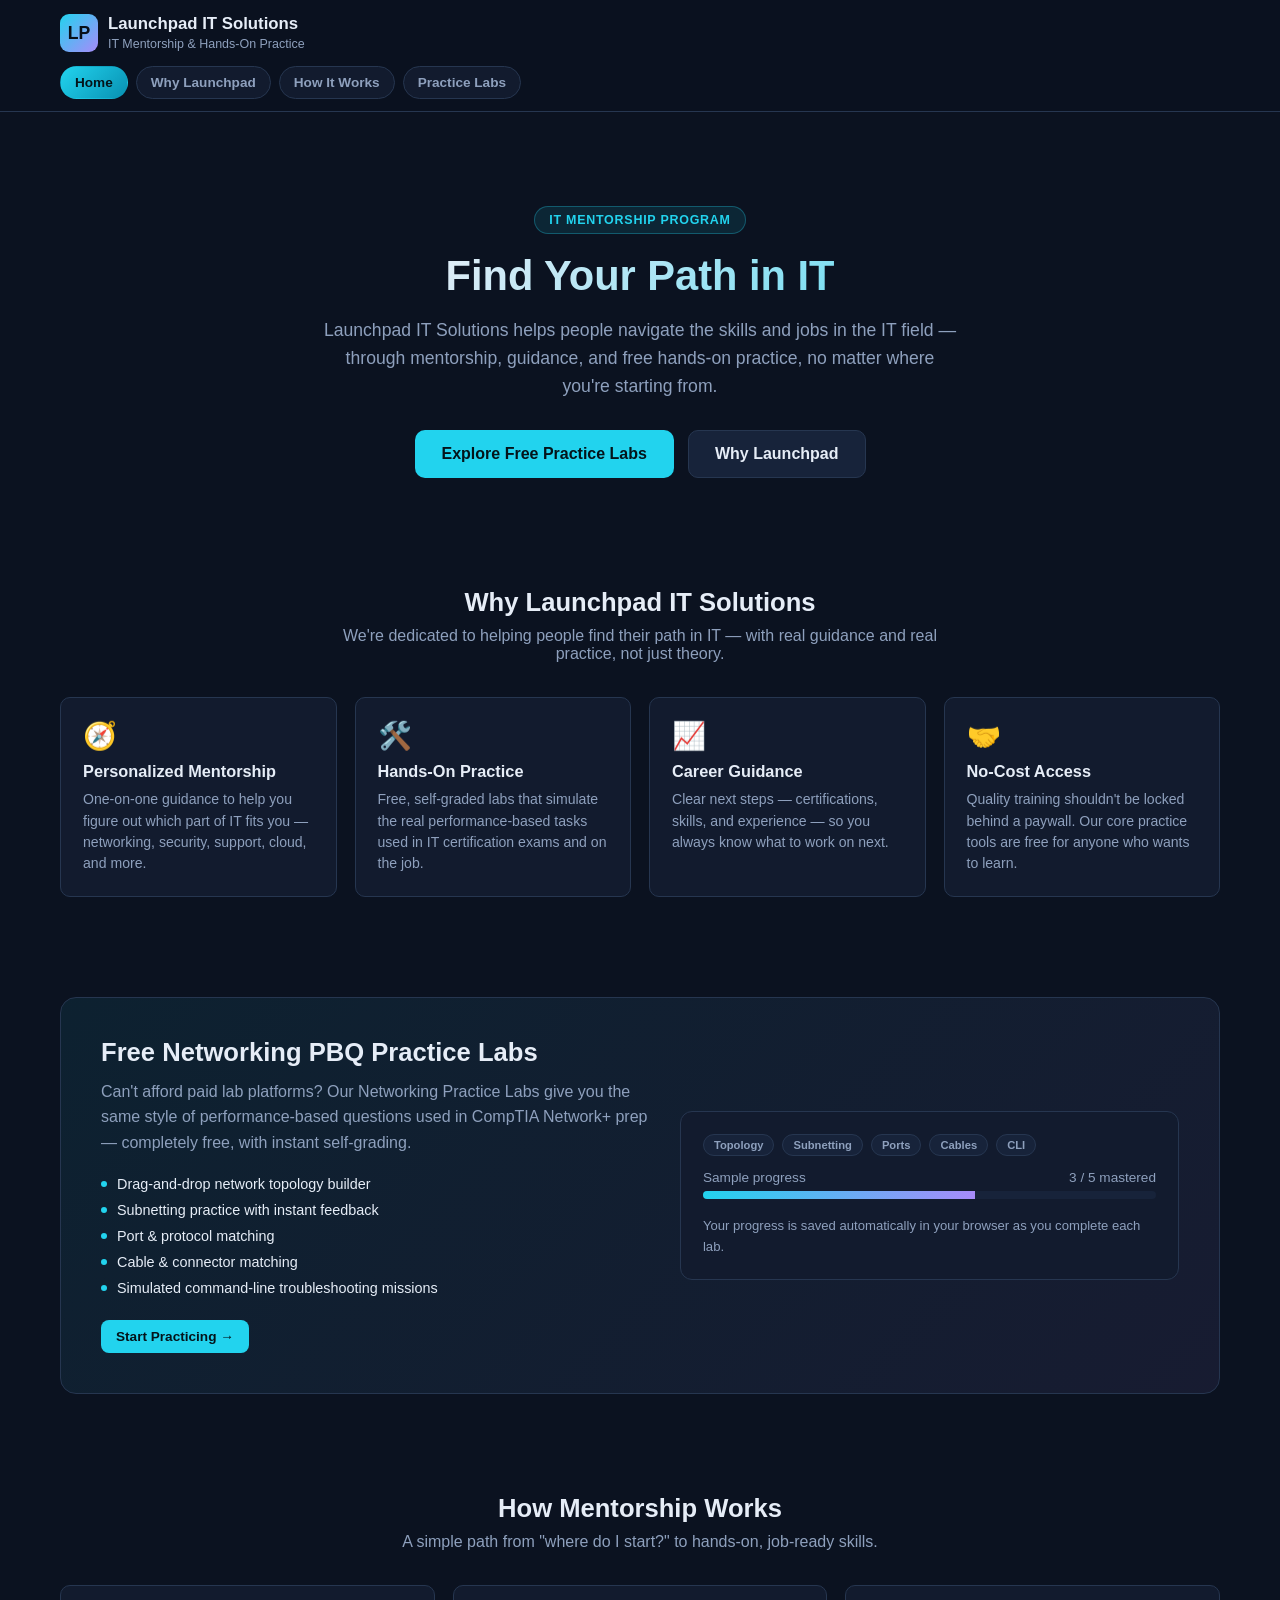
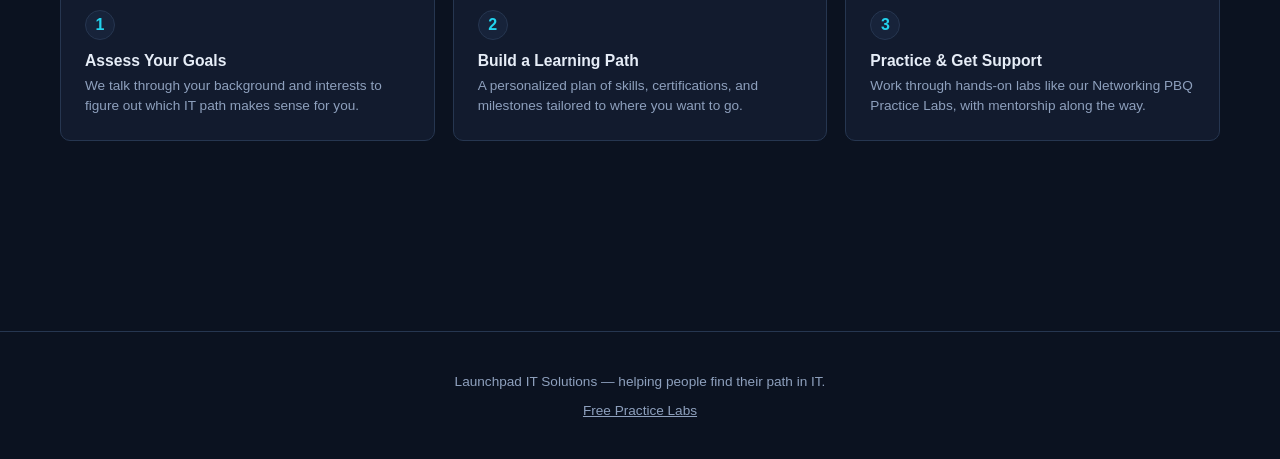
<file: launchpad-home.html>
<!DOCTYPE html>
<html lang="en">
<head>
<meta charset="UTF-8">
<meta name="viewport" content="width=device-width, initial-scale=1.0">
<title>Launchpad IT Solutions | Find Your Path in IT</title>
<meta name="description" content="Launchpad IT Solutions is an IT mentorship program helping people navigate skills and jobs in the IT field, with free hands-on practice labs to get started.">
<link rel="stylesheet" href="site-shared.css">
<style>
  .hero{
    padding:70px 0 60px;text-align:center;
  }
  .hero .kicker{
    display:inline-block;font-size:.78rem;font-weight:700;letter-spacing:.06em;text-transform:uppercase;
    color:var(--accent);background:rgba(34,211,238,.1);border:1px solid rgba(34,211,238,.3);
    padding:6px 14px;border-radius:999px;margin-bottom:18px;
  }
  .hero h1{
    font-size:2.6rem;line-height:1.15;margin:0 0 16px;
    background:linear-gradient(135deg,var(--text) 30%,var(--accent) 100%);
    -webkit-background-clip:text;background-clip:text;color:transparent;
  }
  .hero p.lead{
    max-width:640px;margin:0 auto 30px;color:var(--text-dim);font-size:1.1rem;line-height:1.6;
  }
  .hero .cta-row{display:flex;gap:14px;justify-content:center;flex-wrap:wrap;}

  section{padding:50px 0;}
  section h2{font-size:1.6rem;margin:0 0 10px;text-align:center;}
  section p.section-sub{color:var(--text-dim);text-align:center;max-width:600px;margin:0 auto 34px;}

  .value-grid{display:grid;grid-template-columns:repeat(auto-fit,minmax(220px,1fr));gap:18px;}
  .value-card{padding:22px;}
  .value-card .icon{font-size:1.7rem;margin-bottom:10px;}
  .value-card h3{margin:0 0 8px;font-size:1.02rem;}
  .value-card p{margin:0;color:var(--text-dim);font-size:.88rem;line-height:1.5;}

  .labs-callout{
    background:linear-gradient(135deg, rgba(34,211,238,.08), rgba(167,139,250,.08));
    border:1px solid var(--border);border-radius:16px;
    padding:40px;display:grid;grid-template-columns:1.1fr 1fr;gap:30px;align-items:center;
  }
  .labs-callout h2{text-align:left;margin:0 0 12px;}
  .labs-callout p{color:var(--text-dim);margin:0 0 20px;line-height:1.6;}
  .labs-list{list-style:none;margin:0 0 24px;padding:0;display:flex;flex-direction:column;gap:10px;}
  .labs-list li{display:flex;align-items:center;gap:10px;font-size:.9rem;color:var(--text);}
  .labs-list .dot{width:6px;height:6px;border-radius:50%;background:var(--accent);flex-shrink:0;}
  .labs-preview{
    background:var(--panel);border:1px solid var(--border);border-radius:12px;padding:22px;
  }
  .labs-preview .badge-row{display:flex;flex-wrap:wrap;gap:8px;margin-bottom:14px;}
  .mini-badge{
    font-size:.7rem;font-weight:700;padding:4px 10px;border-radius:999px;
    background:var(--panel-2);border:1px solid var(--border);color:var(--text-dim);
  }
  .labs-preview .score-line{display:flex;justify-content:space-between;font-size:.85rem;color:var(--text-dim);margin-bottom:6px;}
  .labs-preview .bar{height:8px;background:var(--panel-2);border-radius:99px;overflow:hidden;margin-bottom:16px;}
  .labs-preview .bar-fill{height:100%;width:60%;background:linear-gradient(90deg,var(--accent),var(--accent-3));}

  .steps{display:grid;grid-template-columns:repeat(auto-fit,minmax(220px,1fr));gap:18px;}
  .step{padding:24px;position:relative;}
  .step .num{
    width:30px;height:30px;border-radius:50%;background:var(--panel-2);border:1px solid var(--border);
    display:flex;align-items:center;justify-content:center;font-weight:700;color:var(--accent);margin-bottom:12px;
  }
  .step h3{margin:0 0 6px;font-size:.98rem;}
  .step p{margin:0;color:var(--text-dim);font-size:.85rem;line-height:1.5;}

  @media(max-width:800px){
    .hero h1{font-size:1.9rem;}
    .labs-callout{grid-template-columns:1fr;padding:26px;}
  }
</style>
</head>
<body>

<header class="site">
  <div class="brand-row">
    <a class="brand" href="launchpad-home.html">
      <div class="brand-mark">LP</div>
      <div class="brand-text">
        <h1>Launchpad IT Solutions</h1>
        <span>IT Mentorship &amp; Hands-On Practice</span>
      </div>
    </a>
  </div>
  <nav class="tabs">
    <a href="launchpad-home.html" class="active">Home</a>
    <a href="launchpad-home.html#why">Why Launchpad</a>
    <a href="launchpad-home.html#how">How It Works</a>
    <a href="networking-pbq-labs.html">Practice Labs</a>
  </nav>
</header>

<main>

  <section class="hero">
    <span class="kicker">IT Mentorship Program</span>
    <h1>Find Your Path in IT</h1>
    <p class="lead">Launchpad IT Solutions helps people navigate the skills and jobs in the IT field &mdash; through mentorship, guidance, and free hands-on practice, no matter where you're starting from.</p>
    <div class="cta-row">
      <a href="networking-pbq-labs.html" class="btn primary large">Explore Free Practice Labs</a>
      <a href="#why" class="btn large">Why Launchpad</a>
    </div>
  </section>

  <section id="why">
    <h2>Why Launchpad IT Solutions</h2>
    <p class="section-sub">We're dedicated to helping people find their path in IT &mdash; with real guidance and real practice, not just theory.</p>
    <div class="value-grid">
      <div class="card value-card">
        <div class="icon">🧭</div>
        <h3>Personalized Mentorship</h3>
        <p>One-on-one guidance to help you figure out which part of IT fits you &mdash; networking, security, support, cloud, and more.</p>
      </div>
      <div class="card value-card">
        <div class="icon">🛠️</div>
        <h3>Hands-On Practice</h3>
        <p>Free, self-graded labs that simulate the real performance-based tasks used in IT certification exams and on the job.</p>
      </div>
      <div class="card value-card">
        <div class="icon">📈</div>
        <h3>Career Guidance</h3>
        <p>Clear next steps &mdash; certifications, skills, and experience &mdash; so you always know what to work on next.</p>
      </div>
      <div class="card value-card">
        <div class="icon">🤝</div>
        <h3>No-Cost Access</h3>
        <p>Quality training shouldn't be locked behind a paywall. Our core practice tools are free for anyone who wants to learn.</p>
      </div>
    </div>
  </section>

  <section>
    <div class="labs-callout">
      <div>
        <h2>Free Networking PBQ Practice Labs</h2>
        <p>Can't afford paid lab platforms? Our Networking Practice Labs give you the same style of performance-based questions used in CompTIA Network+ prep &mdash; completely free, with instant self-grading.</p>
        <ul class="labs-list">
          <li><span class="dot"></span> Drag-and-drop network topology builder</li>
          <li><span class="dot"></span> Subnetting practice with instant feedback</li>
          <li><span class="dot"></span> Port &amp; protocol matching</li>
          <li><span class="dot"></span> Cable &amp; connector matching</li>
          <li><span class="dot"></span> Simulated command-line troubleshooting missions</li>
        </ul>
        <a href="networking-pbq-labs.html" class="btn primary">Start Practicing &rarr;</a>
      </div>
      <div class="labs-preview">
        <div class="badge-row">
          <span class="mini-badge">Topology</span>
          <span class="mini-badge">Subnetting</span>
          <span class="mini-badge">Ports</span>
          <span class="mini-badge">Cables</span>
          <span class="mini-badge">CLI</span>
        </div>
        <div class="score-line"><span>Sample progress</span><span>3 / 5 mastered</span></div>
        <div class="bar"><div class="bar-fill"></div></div>
        <p style="margin:0;color:var(--text-dim);font-size:.82rem;">Your progress is saved automatically in your browser as you complete each lab.</p>
      </div>
    </div>
  </section>

  <section id="how">
    <h2>How Mentorship Works</h2>
    <p class="section-sub">A simple path from "where do I start?" to hands-on, job-ready skills.</p>
    <div class="steps">
      <div class="card step">
        <div class="num">1</div>
        <h3>Assess Your Goals</h3>
        <p>We talk through your background and interests to figure out which IT path makes sense for you.</p>
      </div>
      <div class="card step">
        <div class="num">2</div>
        <h3>Build a Learning Path</h3>
        <p>A personalized plan of skills, certifications, and milestones tailored to where you want to go.</p>
      </div>
      <div class="card step">
        <div class="num">3</div>
        <h3>Practice &amp; Get Support</h3>
        <p>Work through hands-on labs like our Networking PBQ Practice Labs, with mentorship along the way.</p>
      </div>
    </div>
  </section>

</main>

<footer class="site-footer">
  <p>Launchpad IT Solutions &mdash; helping people find their path in IT.</p>
  <p><a href="networking-pbq-labs.html">Free Practice Labs</a></p>
</footer>

</body>
</html>
</file>
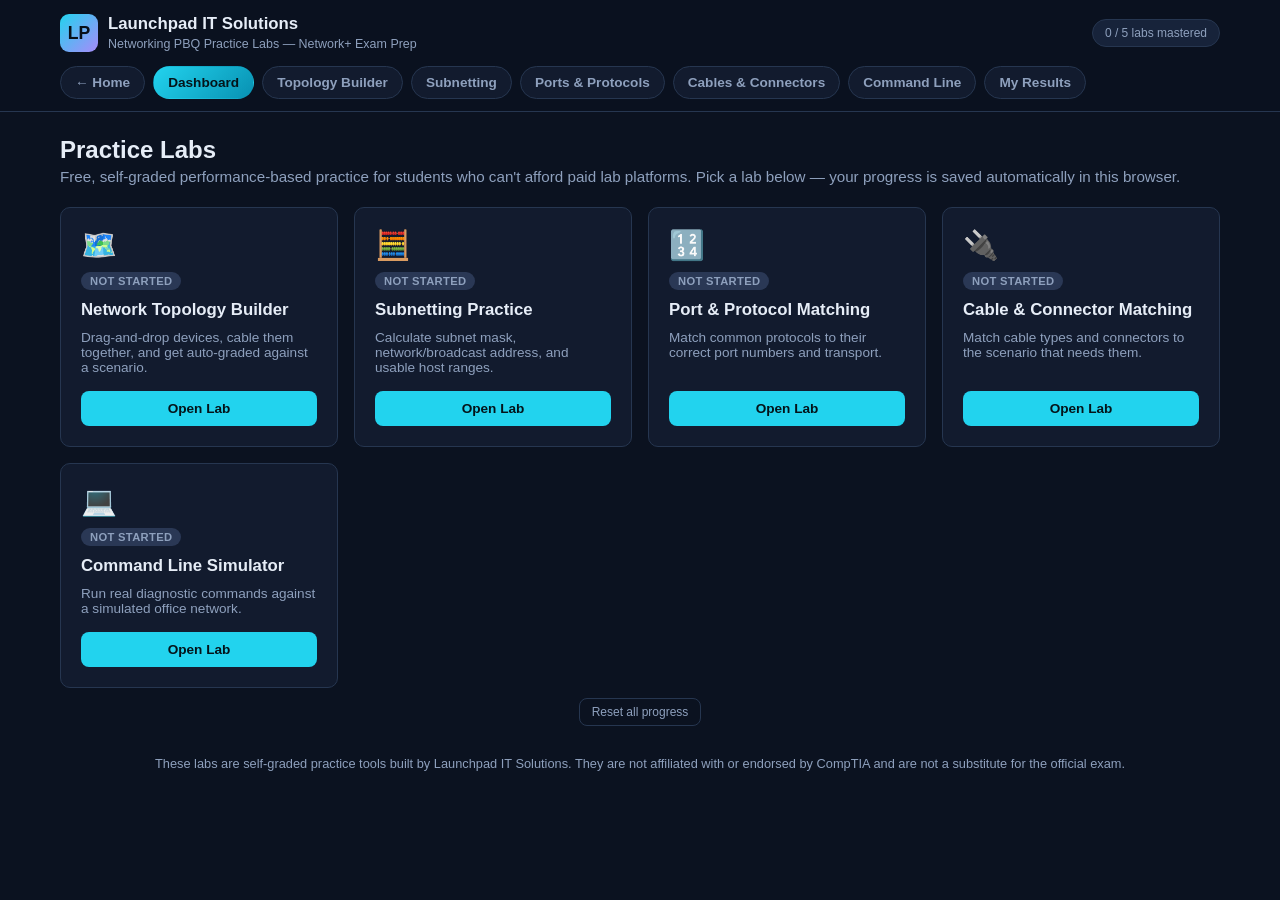
<file: networking-pbq-labs.html>
<!DOCTYPE html>
<html lang="en">
<head>
<meta charset="UTF-8">
<meta name="viewport" content="width=device-width, initial-scale=1.0">
<title>Networking PBQ Practice Labs | Launchpad IT Solutions</title>
<link rel="stylesheet" href="site-shared.css">
<style>
  .progress-pill{
    font-size:.75rem;color:var(--text-dim);
    background:var(--panel-2);border:1px solid var(--border);
    padding:6px 12px;border-radius:999px;
  }

  .view{display:none;}
  .view.active{display:block;}

  h2.view-title{margin:0 0 4px;font-size:1.5rem;}
  p.view-sub{color:var(--text-dim);margin:0 0 22px;font-size:.95rem;}

  /* Dashboard */
  .lab-grid{
    display:grid;
    grid-template-columns:repeat(auto-fit,minmax(240px,1fr));
    gap:16px;
  }
  .lab-card{
    background:var(--panel);border:1px solid var(--border);border-radius:var(--radius);
    padding:20px;display:flex;flex-direction:column;gap:10px;
    transition:.15s;
  }
  .lab-card:hover{border-color:var(--accent);transform:translateY(-2px);}
  .lab-icon{font-size:1.8rem;}
  .lab-card h3{margin:0;font-size:1.05rem;}
  .lab-card p{margin:0;color:var(--text-dim);font-size:.85rem;flex:1;}
  .badge{
    align-self:flex-start;font-size:.7rem;font-weight:700;
    padding:3px 9px;border-radius:999px;
    text-transform:uppercase;letter-spacing:.03em;
  }
  .badge.not-started{background:#2a3855;color:var(--text-dim);}
  .badge.in-progress{background:#3a2f0e;color:var(--warn);}
  .badge.mastered{background:#0f3a2c;color:var(--accent-2);}
  .lab-card button.start-btn{
    margin-top:6px;background:var(--accent);color:#04141a;border:none;
    padding:10px;border-radius:8px;font-weight:700;font-size:.85rem;
  }
  .reset-all{
    background:none;border:1px solid var(--border);color:var(--text-dim);
    padding:6px 12px;border-radius:8px;font-size:.75rem;margin-top:10px;
  }

  .toolbar{display:flex;gap:8px;flex-wrap:wrap;margin-bottom:14px;align-items:center;}

  .scenario-box{
    background:var(--panel-2);border:1px solid var(--border);border-radius:8px;
    padding:12px 14px;margin-bottom:14px;font-size:.9rem;color:var(--text-dim);
  }
  .scenario-box strong{color:var(--text);}

  /* Topology builder */
  .topo-layout{display:grid;grid-template-columns:180px 1fr;gap:16px;}
  .palette{
    background:var(--panel-2);border:1px solid var(--border);border-radius:8px;
    padding:12px;display:flex;flex-direction:column;gap:8px;height:fit-content;
  }
  .palette h4{margin:0 0 4px;font-size:.75rem;color:var(--text-dim);text-transform:uppercase;letter-spacing:.05em;}
  .palette-item{
    display:flex;align-items:center;gap:8px;
    background:var(--panel);border:1px solid var(--border);border-radius:8px;
    padding:8px 10px;cursor:grab;font-size:.85rem;user-select:none;
  }
  .palette-item:active{cursor:grabbing;}
  .canvas-wrap{
    position:relative;background:
      linear-gradient(var(--panel-2) 1px,transparent 1px),
      linear-gradient(90deg,var(--panel-2) 1px,transparent 1px);
    background-size:24px 24px;
    background-color:#0e1728;
    border:1px solid var(--border);border-radius:8px;
    height:460px;overflow:hidden;
  }
  #topoSvg{position:absolute;top:0;left:0;width:100%;height:100%;pointer-events:none;}
  #topoSvg line.hit{pointer-events:stroke;cursor:pointer;}
  .device{
    position:absolute;transform:translate(-50%,-50%);
    width:84px;min-height:58px;border-radius:8px;
    background:var(--panel);border:2px solid var(--border);
    display:flex;flex-direction:column;align-items:center;justify-content:center;
    gap:2px;padding:6px;text-align:center;font-size:.72rem;font-weight:600;
    user-select:none;touch-action:none;
  }
  .device .dev-icon{font-size:1.3rem;}
  .device.selected{border-color:var(--accent);box-shadow:0 0 0 3px rgba(34,211,238,.25);}
  .device.mode-connect{cursor:crosshair;}
  .device.mode-move{cursor:grab;}
  .device.mode-delete{cursor:not-allowed;}
  .canvas-hint{
    position:absolute;bottom:8px;left:8px;font-size:.7rem;color:var(--text-dim);
    background:rgba(18,27,46,.8);padding:4px 8px;border-radius:6px;
  }
  .result-box{margin-top:14px;padding:14px;border-radius:8px;border:1px solid var(--border);background:var(--panel-2);}
  .result-box.pass{border-color:var(--accent-2);}
  .result-box.fail{border-color:var(--warn);}
  .result-box h4{margin:0 0 8px;}
  .result-box ul{margin:6px 0 0;padding-left:20px;font-size:.85rem;color:var(--text-dim);}
  .score-big{font-size:1.6rem;font-weight:800;}

  /* Subnetting */
  .subnet-grid{display:grid;grid-template-columns:repeat(auto-fit,minmax(220px,1fr));gap:12px;margin-top:14px;}
  .field{display:flex;flex-direction:column;gap:4px;}
  .field label{font-size:.78rem;color:var(--text-dim);}
  .field input{
    background:var(--panel-2);border:1px solid var(--border);color:var(--text);
    padding:9px 10px;border-radius:8px;font-family:var(--mono);font-size:.9rem;
  }
  .field input.correct{border-color:var(--accent-2);background:#0f2a22;}
  .field input.incorrect{border-color:var(--danger);background:#2a1414;}
  .field .answer-hint{font-size:.72rem;color:var(--accent-2);min-height:14px;}
  .problem-display{
    font-family:var(--mono);font-size:1.15rem;background:var(--panel-2);
    border:1px solid var(--border);border-radius:8px;padding:14px;margin-bottom:6px;
  }
  .diff-row{display:flex;gap:8px;margin-bottom:12px;flex-wrap:wrap;}

  /* Matching labs (ports/cables) */
  .match-columns{display:grid;grid-template-columns:1fr 1fr;gap:20px;margin-top:14px;}
  .match-col h4{font-size:.75rem;text-transform:uppercase;color:var(--text-dim);margin:0 0 10px;letter-spacing:.05em;}
  .match-item{
    background:var(--panel-2);border:1px solid var(--border);border-radius:8px;
    padding:10px 12px;margin-bottom:8px;font-size:.85rem;cursor:pointer;transition:.12s;
  }
  .match-item:hover{border-color:var(--accent);}
  .match-item.selected{border-color:var(--accent);background:#123047;}
  .match-item.matched{border-color:var(--accent-2);background:#0f2a22;opacity:.65;cursor:default;}
  .match-item.wrong-flash{border-color:var(--danger);background:#2a1414;}
  .match-status{margin-top:14px;font-size:.9rem;color:var(--text-dim);}

  /* CLI */
  .cli-layout{display:grid;grid-template-columns:1fr 260px;gap:16px;}
  .terminal{
    background:#050a12;border:1px solid var(--border);border-radius:8px;
    height:440px;display:flex;flex-direction:column;overflow:hidden;
  }
  .term-output{
    flex:1;overflow-y:auto;padding:12px 14px;font-family:var(--mono);font-size:.83rem;
    color:#c7f7d4;white-space:pre-wrap;line-height:1.5;
  }
  .term-output .cmd-line{color:var(--accent);}
  .term-output .err{color:var(--danger);}
  .term-input-row{
    display:flex;align-items:center;gap:6px;border-top:1px solid var(--border);
    padding:8px 12px;background:#0a1220;
  }
  .term-prompt{color:var(--accent-2);font-family:var(--mono);font-size:.83rem;white-space:nowrap;}
  .term-input-row input{
    flex:1;background:transparent;border:none;outline:none;color:#e6edf7;
    font-family:var(--mono);font-size:.83rem;
  }
  .objectives{
    background:var(--panel-2);border:1px solid var(--border);border-radius:8px;padding:14px;
  }
  .objectives h4{margin:0 0 10px;font-size:.85rem;}
  .obj-item{display:flex;gap:8px;align-items:flex-start;font-size:.8rem;color:var(--text-dim);margin-bottom:10px;}
  .obj-check{
    flex:0 0 18px;height:18px;border-radius:5px;border:1px solid var(--border);
    display:flex;align-items:center;justify-content:center;font-size:.7rem;margin-top:1px;
  }
  .obj-item.done .obj-check{background:var(--accent-2);border-color:var(--accent-2);color:#04140c;}
  .obj-item.done span.obj-text{color:var(--text);text-decoration:line-through;text-decoration-color:var(--text-dim);}

  @media(max-width:800px){
    .topo-layout{grid-template-columns:1fr;}
    .palette{flex-direction:row;flex-wrap:wrap;}
    .match-columns{grid-template-columns:1fr;}
    .cli-layout{grid-template-columns:1fr;}
  }

  /* Results / print summary */
  .results-name-row{display:flex;gap:10px;flex-wrap:wrap;align-items:flex-end;margin-bottom:18px;}
  .results-name-row .field{min-width:220px;}
  .results-table{width:100%;border-collapse:collapse;margin-bottom:18px;}
  .results-table th,.results-table td{
    text-align:left;padding:10px 12px;border-bottom:1px solid var(--border);font-size:.88rem;
  }
  .results-table th{color:var(--text-dim);font-size:.72rem;text-transform:uppercase;letter-spacing:.04em;}
  .results-summary{
    display:flex;align-items:center;justify-content:space-between;flex-wrap:wrap;gap:10px;
    background:var(--panel-2);border:1px solid var(--border);border-radius:8px;padding:16px 18px;margin-bottom:18px;
  }
  .print-only{display:none;}

  @media print{
    header.site, nav.tabs, .toolbar, .reset-all, #printSummaryBtn{display:none !important;}
    .view{display:none !important;}
    #view-results{display:block !important;}
    body{background:#fff;color:#111;}
    main{padding:0;max-width:100%;}
    .card,.results-summary{background:#fff;border-color:#ccc;}
    .badge.not-started{background:#eee;color:#555;}
    .badge.in-progress{background:#fff3cd;color:#8a6500;}
    .badge.mastered{background:#d7f5e6;color:#0f6b45;}
    .print-only{display:block;}
  }
</style>
</head>
<body>

<header class="site">
  <div class="brand-row">
    <a class="brand" href="launchpad-home.html">
      <div class="brand-mark">LP</div>
      <div class="brand-text">
        <h1>Launchpad IT Solutions</h1>
        <span>Networking PBQ Practice Labs &mdash; Network+ Exam Prep</span>
      </div>
    </a>
    <div class="progress-pill" id="overallProgressPill">0 / 5 labs mastered</div>
  </div>
  <nav class="tabs" id="tabNav">
    <a href="launchpad-home.html">&larr; Home</a>
    <button data-view="dashboard" class="active">Dashboard</button>
    <button data-view="topology">Topology Builder</button>
    <button data-view="subnetting">Subnetting</button>
    <button data-view="ports">Ports &amp; Protocols</button>
    <button data-view="cables">Cables &amp; Connectors</button>
    <button data-view="cli">Command Line</button>
    <button data-view="results">My Results</button>
  </nav>
</header>

<main>

  <!-- DASHBOARD -->
  <section class="view active" id="view-dashboard">
    <h2 class="view-title">Practice Labs</h2>
    <p class="view-sub">Free, self-graded performance-based practice for students who can't afford paid lab platforms. Pick a lab below &mdash; your progress is saved automatically in this browser.</p>
    <div class="lab-grid" id="labGrid"></div>
    <div style="text-align:center;">
      <button class="reset-all" id="resetAllBtn">Reset all progress</button>
    </div>
    <p class="footer-note">These labs are self-graded practice tools built by Launchpad IT Solutions. They are not affiliated with or endorsed by CompTIA and are not a substitute for the official exam.</p>
  </section>

  <!-- TOPOLOGY BUILDER -->
  <section class="view" id="view-topology">
    <h2 class="view-title">Network Topology Builder</h2>
    <p class="view-sub">Drag devices onto the canvas and connect them to satisfy the scenario. Grading checks device placement and required connections.</p>

    <div class="toolbar">
      <select class="btn" id="scenarioSelect"></select>
      <button class="btn" id="modeMove">Move</button>
      <button class="btn" id="modeConnect">Connect</button>
      <button class="btn" id="modeDelete">Delete</button>
      <button class="btn" id="clearCanvas">Clear Canvas</button>
      <button class="btn primary" id="gradeTopology">Check My Design</button>
    </div>

    <div class="scenario-box" id="scenarioBrief"></div>

    <div class="topo-layout">
      <div class="palette" id="palette">
        <h4>Devices</h4>
      </div>
      <div class="canvas-wrap" id="canvasWrap">
        <svg id="topoSvg"></svg>
        <div id="deviceLayer" style="position:absolute;inset:0;"></div>
        <div class="canvas-hint">Move: drag devices &middot; Connect: click two devices &middot; Delete: click a device or a line</div>
      </div>
    </div>

    <div id="topoResult"></div>
  </section>

  <!-- SUBNETTING -->
  <section class="view" id="view-subnetting">
    <h2 class="view-title">Subnetting Practice</h2>
    <p class="view-sub">Solve the subnet math, then check your work. A new problem is generated each round.</p>

    <div class="diff-row">
      <button class="btn active-mode" data-sdiff="easy">Easy (/24&ndash;/30)</button>
      <button class="btn" data-sdiff="medium">Medium (/16&ndash;/23)</button>
      <button class="btn" data-sdiff="hard">Hard (host requirement)</button>
    </div>

    <div class="problem-display" id="subnetProblem"></div>

    <div class="subnet-grid" id="subnetFields"></div>

    <div class="toolbar" style="margin-top:16px;">
      <button class="btn primary" id="checkSubnet">Check Answers</button>
      <button class="btn" id="newSubnet">New Problem</button>
    </div>

    <div id="subnetResult"></div>
  </section>

  <!-- PORTS -->
  <section class="view" id="view-ports">
    <h2 class="view-title">Port &amp; Protocol Matching</h2>
    <p class="view-sub">Click a protocol, then click its matching port/transport. Match all pairs to finish the round.</p>
    <div class="toolbar">
      <button class="btn primary" id="newPortsRound">New Round</button>
    </div>
    <div class="match-columns" id="portsColumns"></div>
    <div class="match-status" id="portsStatus"></div>
  </section>

  <!-- CABLES -->
  <section class="view" id="view-cables">
    <h2 class="view-title">Cable &amp; Connector Matching</h2>
    <p class="view-sub">Click a cable/connector type, then click the scenario it best matches.</p>
    <div class="toolbar">
      <button class="btn primary" id="newCablesRound">New Round</button>
    </div>
    <div class="match-columns" id="cablesColumns"></div>
    <div class="match-status" id="cablesStatus"></div>
  </section>

  <!-- CLI -->
  <section class="view" id="view-cli">
    <h2 class="view-title">Networking Command Line Simulator</h2>
    <p class="view-sub">Practice real diagnostic commands against a simulated office network. Type <code>help</code> to see what's supported.</p>

    <div class="diff-row" id="missionPackRow"></div>
    <div class="scenario-box" id="cliBrief"></div>

    <div class="cli-layout">
      <div class="terminal">
        <div class="term-output" id="termOutput"></div>
        <div class="term-input-row">
          <span class="term-prompt">C:\Users\student&gt;</span>
          <input id="termInput" type="text" autocomplete="off" spellcheck="false" aria-label="Command line input">
        </div>
      </div>
      <div class="objectives">
        <h4>Mission Objectives</h4>
        <div id="objList"></div>
        <button class="btn" id="resetCli" style="width:100%;margin-top:6px;">Reset Mission</button>
      </div>
    </div>
  </section>

  <!-- RESULTS -->
  <section class="view" id="view-results">
    <h2 class="view-title">My Results</h2>
    <p class="view-sub">A printable summary of your practice lab progress &mdash; screenshot it or print it to PDF for your portfolio.</p>

    <div class="results-name-row">
      <div class="field">
        <label for="resultsName">Student Name</label>
        <input id="resultsName" placeholder="Your name">
      </div>
      <button class="btn primary" id="printSummaryBtn">Print / Save as PDF</button>
    </div>

    <div class="print-only" id="printHeader" style="margin-bottom:14px;">
      <div class="brand" style="margin-bottom:4px;">
        <div class="brand-mark" style="background:#0891b2;color:#fff;">LP</div>
        <div class="brand-text">
          <h1 style="color:#111;">Launchpad IT Solutions</h1>
          <span style="color:#555;">Networking PBQ Practice Labs &mdash; Progress Summary</span>
        </div>
      </div>
    </div>

    <div class="results-summary">
      <div><strong id="resultsOverall">0 / 5 labs mastered</strong><div style="color:var(--text-dim);font-size:.8rem;" id="resultsDate"></div></div>
    </div>

    <table class="results-table">
      <thead><tr><th>Lab</th><th>Best Score</th><th>Status</th></tr></thead>
      <tbody id="resultsBody"></tbody>
    </table>

    <p class="footer-note" style="text-align:left;">This is a self-reported practice summary generated by the Launchpad IT Solutions Networking PBQ Practice Labs. It is not an official certification and is not affiliated with or endorsed by CompTIA.</p>
  </section>

</main>

<script>
(function(){
"use strict";

/* ---------- Progress storage ---------- */
const PROGRESS_KEY = "lpit_pbq_progress";
function loadProgress(){
  try{
    const raw = localStorage.getItem(PROGRESS_KEY);
    if(raw) return JSON.parse(raw);
  }catch(e){}
  return {
    topology:{best:0}, subnetting:{best:0,rounds:0}, ports:{best:0}, cables:{best:0},
    cli:{ packs:{
      basics:{doneIds:[],total:5},
      vlan:{doneIds:[],total:4},
      vpn:{doneIds:[],total:5}
    } }
  };
}
let progress = loadProgress();
function saveProgress(){
  try{ localStorage.setItem(PROGRESS_KEY, JSON.stringify(progress)); }catch(e){}
  renderDashboard();
}

/* ---------- Nav / tabs ---------- */
const tabButtons = document.querySelectorAll("#tabNav button");
const views = document.querySelectorAll(".view");
function showView(name){
  views.forEach(v=>v.classList.toggle("active", v.id === "view-"+name));
  tabButtons.forEach(b=>b.classList.toggle("active", b.dataset.view === name));
}
tabButtons.forEach(b=>b.addEventListener("click", ()=>showView(b.dataset.view)));

/* ---------- Dashboard ---------- */
const LAB_META = [
  {key:"topology", view:"topology", icon:"🗺️", title:"Network Topology Builder", desc:"Drag-and-drop devices, cable them together, and get auto-graded against a scenario."},
  {key:"subnetting", view:"subnetting", icon:"🧮", title:"Subnetting Practice", desc:"Calculate subnet mask, network/broadcast address, and usable host ranges."},
  {key:"ports", view:"ports", icon:"🔢", title:"Port & Protocol Matching", desc:"Match common protocols to their correct port numbers and transport."},
  {key:"cables", view:"cables", icon:"🔌", title:"Cable & Connector Matching", desc:"Match cable types and connectors to the scenario that needs them."},
  {key:"cli", view:"cli", icon:"💻", title:"Command Line Simulator", desc:"Run real diagnostic commands against a simulated office network."}
];
function statusFor(key){
  const p = progress[key];
  if(key==="cli"){
    const packs = p && p.packs ? p.packs : {};
    let done=0, total=0;
    Object.values(packs).forEach(pk=>{ done += (pk.doneIds||[]).length; total += pk.total||0; });
    if(done === 0) return {label:"Not Started", cls:"not-started"};
    if(total > 0 && done >= total) return {label:"Mastered", cls:"mastered"};
    return {label:"In Progress", cls:"in-progress"};
  }
  const best = p ? p.best||0 : 0;
  if(best === 0) return {label:"Not Started", cls:"not-started"};
  if(best >= 80) return {label:"Mastered", cls:"mastered"};
  return {label:"In Progress", cls:"in-progress"};
}
function renderDashboard(){
  const grid = document.getElementById("labGrid");
  grid.innerHTML = "";
  let mastered = 0;
  LAB_META.forEach(lab=>{
    const st = statusFor(lab.key);
    if(st.cls==="mastered") mastered++;
    const card = document.createElement("div");
    card.className = "lab-card";
    card.innerHTML = `
      <div class="lab-icon">${lab.icon}</div>
      <span class="badge ${st.cls}">${st.label}</span>
      <h3>${lab.title}</h3>
      <p>${lab.desc}</p>
      <button class="start-btn">Open Lab</button>
    `;
    card.querySelector(".start-btn").addEventListener("click", ()=>showView(lab.view));
    grid.appendChild(card);
  });
  document.getElementById("overallProgressPill").textContent = mastered + " / 5 labs mastered";
}
document.getElementById("resetAllBtn").addEventListener("click", ()=>{
  if(confirm("Reset all saved progress on this device?")){
    localStorage.removeItem(PROGRESS_KEY);
    progress = loadProgress();
    saveProgress();
  }
});

/* ---------- small utils ---------- */
function uid(p){ return p + "_" + Math.random().toString(36).slice(2,9); }
function shuffle(arr){
  const a = arr.slice();
  for(let i=a.length-1;i>0;i--){
    const j = Math.floor(Math.random()*(i+1));
    [a[i],a[j]] = [a[j],a[i]];
  }
  return a;
}
function pick(arr,n){ return shuffle(arr).slice(0,n); }
function randInt(min,max){ return Math.floor(Math.random()*(max-min+1))+min; }

/* =========================================================
   TOPOLOGY BUILDER
   ========================================================= */
(function(){
  const DEVICE_TYPES = {
    internet: {icon:"☁️", label:"Internet"},
    router:   {icon:"🔀", label:"Router"},
    switch:   {icon:"🔌", label:"Switch"},
    firewall: {icon:"🧱", label:"Firewall"},
    server:   {icon:"🖥️", label:"Server"},
    pc:       {icon:"💻", label:"PC"},
    ap:       {icon:"📶", label:"Wireless AP"},
    vpn:      {icon:"🔐", label:"VPN Concentrator"}
  };

  function pairKey(a,b){ return [a,b].sort().join("-"); }

  const SCENARIOS = [
    {
      id:"s1", title:"Basic Small Office LAN", difficulty:"Easy",
      brief:"Connect the office to the Internet through a router, then connect a switch to the router so three PCs can reach the network.",
      requiredDevices:{internet:1, router:1, switch:1, pc:3},
      requiredConnections:[
        {a:"internet",b:"router",desc:"Internet to Router"},
        {a:"router",b:"switch",desc:"Router to Switch"},
        {a:"switch",b:"pc",desc:"Switch to PC"},
        {a:"switch",b:"pc",desc:"Switch to PC"},
        {a:"switch",b:"pc",desc:"Switch to PC"}
      ]
    },
    {
      id:"s2", title:"Secured Office with Server", difficulty:"Medium",
      brief:"Place a firewall between the Internet and the router to protect the network. The router connects to a switch, which connects two PCs and a server.",
      requiredDevices:{internet:1, firewall:1, router:1, switch:1, pc:2, server:1},
      requiredConnections:[
        {a:"internet",b:"firewall",desc:"Internet to Firewall"},
        {a:"firewall",b:"router",desc:"Firewall to Router"},
        {a:"router",b:"switch",desc:"Router to Switch"},
        {a:"switch",b:"pc",desc:"Switch to PC"},
        {a:"switch",b:"pc",desc:"Switch to PC"},
        {a:"switch",b:"server",desc:"Switch to Server"}
      ]
    },
    {
      id:"s3", title:"Branch Office with Wi-Fi", difficulty:"Hard",
      brief:"Build a network where the Internet connects to a firewall, the firewall connects to a router, the router connects to a switch, the switch connects to a wireless access point and a server, and the AP serves two wireless PCs.",
      requiredDevices:{internet:1, firewall:1, router:1, switch:1, ap:1, server:1, pc:2},
      requiredConnections:[
        {a:"internet",b:"firewall",desc:"Internet to Firewall"},
        {a:"firewall",b:"router",desc:"Firewall to Router"},
        {a:"router",b:"switch",desc:"Router to Switch"},
        {a:"switch",b:"ap",desc:"Switch to Wireless AP"},
        {a:"switch",b:"server",desc:"Switch to Server"},
        {a:"ap",b:"pc",desc:"AP to PC"},
        {a:"ap",b:"pc",desc:"AP to PC"}
      ]
    },
    {
      id:"s4", title:"VLAN Segmentation (Router-on-a-Stick)", difficulty:"Hard",
      brief:"Separate Sales and Engineering onto their own VLANs. Connect the Internet to a firewall, the firewall to a router. The router connects to a Sales switch, which trunks to a second Engineering switch. Place two PCs on the Sales switch, and one PC plus a server on the Engineering switch.",
      requiredDevices:{internet:1, firewall:1, router:1, switch:2, pc:3, server:1},
      requiredConnections:[
        {a:"internet",b:"firewall",desc:"Internet to Firewall"},
        {a:"firewall",b:"router",desc:"Firewall to Router"},
        {a:"router",b:"switch",desc:"Router to Sales Switch"},
        {a:"switch",b:"switch",desc:"Sales Switch to Engineering Switch (trunk link)"},
        {a:"switch",b:"pc",desc:"Sales Switch to PC"},
        {a:"switch",b:"pc",desc:"Sales Switch to PC"},
        {a:"switch",b:"pc",desc:"Engineering Switch to PC"},
        {a:"switch",b:"server",desc:"Engineering Switch to Server"}
      ]
    },
    {
      id:"s5", title:"Site-to-Site VPN Branch Connectivity", difficulty:"Expert",
      brief:"Connect a Branch office to HQ over a site-to-site VPN. At HQ: Internet → Firewall → VPN Concentrator → Router → Switch → Server. At the Branch: Internet → VPN Concentrator → Router → Switch → two PCs. Connect the two VPN Concentrators directly to represent the encrypted tunnel between sites.",
      requiredDevices:{internet:2, firewall:1, vpn:2, router:2, switch:2, pc:2, server:1},
      requiredConnections:[
        {a:"internet",b:"firewall",desc:"HQ Internet to Firewall"},
        {a:"firewall",b:"vpn",desc:"Firewall to VPN Concentrator (HQ)"},
        {a:"vpn",b:"vpn",desc:"VPN Concentrator to VPN Concentrator (site-to-site tunnel)"},
        {a:"vpn",b:"router",desc:"VPN Concentrator to Router (HQ)"},
        {a:"vpn",b:"router",desc:"VPN Concentrator to Router (Branch)"},
        {a:"router",b:"switch",desc:"Router to Switch (HQ)"},
        {a:"router",b:"switch",desc:"Router to Switch (Branch)"},
        {a:"switch",b:"server",desc:"Switch to Server (HQ)"},
        {a:"switch",b:"pc",desc:"Switch to PC (Branch)"},
        {a:"switch",b:"pc",desc:"Switch to PC (Branch)"},
        {a:"internet",b:"vpn",desc:"Branch Internet to VPN Concentrator"}
      ]
    }
  ];

  let placed = [];      // {id,type,x,y}
  let connections = [];  // {id,a,b}
  let mode = "move";
  let connectFirst = null;
  let scenario = SCENARIOS[0];

  const palette = document.getElementById("palette");
  const deviceLayer = document.getElementById("deviceLayer");
  const svg = document.getElementById("topoSvg");
  const canvasWrap = document.getElementById("canvasWrap");
  const scenarioSelect = document.getElementById("scenarioSelect");
  const scenarioBrief = document.getElementById("scenarioBrief");
  const resultBox = document.getElementById("topoResult");

  Object.keys(DEVICE_TYPES).forEach(type=>{
    const d = DEVICE_TYPES[type];
    const item = document.createElement("div");
    item.className = "palette-item";
    item.draggable = true;
    item.innerHTML = `<span>${d.icon}</span><span>${d.label}</span>`;
    item.addEventListener("dragstart", e=>{
      e.dataTransfer.setData("text/plain", type);
    });
    palette.appendChild(item);
  });

  SCENARIOS.forEach(s=>{
    const opt = document.createElement("option");
    opt.value = s.id;
    opt.textContent = s.difficulty + " — " + s.title;
    scenarioSelect.appendChild(opt);
  });
  scenarioSelect.addEventListener("change", ()=>{
    scenario = SCENARIOS.find(s=>s.id===scenarioSelect.value);
    clearAll();
    renderScenarioBrief();
  });

  function renderScenarioBrief(){
    scenarioBrief.innerHTML = `<strong>${scenario.title} (${scenario.difficulty}):</strong> ${scenario.brief}`;
  }

  canvasWrap.addEventListener("dragover", e=> e.preventDefault());
  canvasWrap.addEventListener("drop", e=>{
    e.preventDefault();
    const type = e.dataTransfer.getData("text/plain");
    if(!DEVICE_TYPES[type]) return;
    const rect = canvasWrap.getBoundingClientRect();
    const x = Math.max(45, Math.min(rect.width-45, e.clientX - rect.left));
    const y = Math.max(35, Math.min(rect.height-35, e.clientY - rect.top));
    placed.push({id:uid("dev"), type, x, y});
    render();
  });

  function setMode(m){
    mode = m;
    connectFirst = null;
    ["modeMove","modeConnect","modeDelete"].forEach(id=>{
      document.getElementById(id).classList.toggle("active-mode", id === "mode"+m.charAt(0).toUpperCase()+m.slice(1));
    });
    render();
  }
  document.getElementById("modeMove").addEventListener("click", ()=>setMode("move"));
  document.getElementById("modeConnect").addEventListener("click", ()=>setMode("connect"));
  document.getElementById("modeDelete").addEventListener("click", ()=>setMode("delete"));
  document.getElementById("clearCanvas").addEventListener("click", clearAll);

  function clearAll(){
    placed = []; connections = []; connectFirst = null;
    resultBox.innerHTML = "";
    render();
  }

  function removeDevice(id){
    placed = placed.filter(d=>d.id!==id);
    connections = connections.filter(c=>c.a!==id && c.b!==id);
  }

  function render(){
    deviceLayer.innerHTML = "";
    placed.forEach(dev=>{
      const meta = DEVICE_TYPES[dev.type];
      const el = document.createElement("div");
      el.className = "device mode-"+mode + (connectFirst===dev.id ? " selected" : "");
      el.style.left = dev.x+"px";
      el.style.top = dev.y+"px";
      el.style.pointerEvents = "auto";
      el.innerHTML = `<span class="dev-icon">${meta.icon}</span><span>${meta.label}</span>`;

      if(mode === "move"){
        let dragging=false, offX=0, offY=0;
        el.addEventListener("pointerdown", e=>{
          dragging = true;
          el.setPointerCapture(e.pointerId);
          const rect = canvasWrap.getBoundingClientRect();
          offX = e.clientX - rect.left - dev.x;
          offY = e.clientY - rect.top - dev.y;
        });
        el.addEventListener("pointermove", e=>{
          if(!dragging) return;
          const rect = canvasWrap.getBoundingClientRect();
          dev.x = Math.max(45, Math.min(rect.width-45, e.clientX - rect.left - offX));
          dev.y = Math.max(35, Math.min(rect.height-35, e.clientY - rect.top - offY));
          el.style.left = dev.x+"px";
          el.style.top = dev.y+"px";
          drawLines();
        });
        el.addEventListener("pointerup", ()=>{ dragging=false; });
      } else if(mode === "connect"){
        el.addEventListener("click", ()=>{
          if(!connectFirst){
            connectFirst = dev.id;
          } else if(connectFirst === dev.id){
            connectFirst = null;
          } else {
            const exists = connections.some(c=>
              (c.a===connectFirst && c.b===dev.id) || (c.a===dev.id && c.b===connectFirst));
            if(!exists) connections.push({id:uid("conn"), a:connectFirst, b:dev.id});
            connectFirst = null;
          }
          render();
        });
      } else if(mode === "delete"){
        el.addEventListener("click", ()=>{
          removeDevice(dev.id);
          render();
        });
      }
      deviceLayer.appendChild(el);
    });
    drawLines();
  }

  function drawLines(){
    svg.innerHTML = "";
    connections.forEach(c=>{
      const a = placed.find(d=>d.id===c.a);
      const b = placed.find(d=>d.id===c.b);
      if(!a || !b) return;
      const hit = document.createElementNS("http://www.w3.org/2000/svg","line");
      hit.setAttribute("x1",a.x); hit.setAttribute("y1",a.y);
      hit.setAttribute("x2",b.x); hit.setAttribute("y2",b.y);
      hit.setAttribute("class","hit");
      hit.setAttribute("stroke","transparent");
      hit.setAttribute("stroke-width","14");
      hit.style.pointerEvents = mode === "delete" ? "stroke" : "none";
      hit.addEventListener("click", ()=>{
        if(mode !== "delete") return;
        connections = connections.filter(x=>x.id!==c.id);
        render();
      });
      const line = document.createElementNS("http://www.w3.org/2000/svg","line");
      line.setAttribute("x1",a.x); line.setAttribute("y1",a.y);
      line.setAttribute("x2",b.x); line.setAttribute("y2",b.y);
      line.setAttribute("stroke","#22d3ee");
      line.setAttribute("stroke-width","2.5");
      svg.appendChild(hit);
      svg.appendChild(line);
    });
  }

  document.getElementById("gradeTopology").addEventListener("click", ()=>{
    // device check
    const placedCounts = {};
    placed.forEach(d=> placedCounts[d.type] = (placedCounts[d.type]||0)+1);
    const missingDevices = [];
    let devHave=0, devNeed=0;
    Object.keys(scenario.requiredDevices).forEach(type=>{
      const need = scenario.requiredDevices[type];
      const have = Math.min(placedCounts[type]||0, need);
      devNeed += need; devHave += have;
      if(have < need) missingDevices.push(`${need - have} more ${DEVICE_TYPES[type].label}`);
    });
    const deviceScore = devNeed ? (devHave/devNeed)*100 : 100;

    // connection check by type-pair multiset
    const actualPairs = connections.map(c=>{
      const a = placed.find(d=>d.id===c.a);
      const b = placed.find(d=>d.id===c.b);
      return a && b ? pairKey(a.type,b.type) : null;
    }).filter(Boolean);
    const actualCounts = {};
    actualPairs.forEach(p=> actualCounts[p] = (actualCounts[p]||0)+1);

    const missingConns = [];
    let connHave=0, connNeed=0;
    const neededCounts = {};
    scenario.requiredConnections.forEach(rc=>{
      const key = pairKey(rc.a,rc.b);
      neededCounts[key] = (neededCounts[key]||0)+1;
    });
    Object.keys(neededCounts).forEach(key=>{
      const need = neededCounts[key];
      const have = Math.min(actualCounts[key]||0, need);
      connNeed += need; connHave += have;
      if(have < need){
        const example = scenario.requiredConnections.find(rc=>pairKey(rc.a,rc.b)===key);
        missingConns.push(`${need-have}x ${example.desc}`);
      }
    });
    const connScore = connNeed ? (connHave/connNeed)*100 : 100;

    const overall = Math.round(deviceScore*0.35 + connScore*0.65);
    const pass = overall >= 80;

    resultBox.innerHTML = `
      <div class="result-box ${pass?'pass':'fail'}">
        <h4>${pass ? '✅ Design meets requirements' : '⚠️ Design needs work'}</h4>
        <div class="score-big">${overall}%</div>
        ${missingDevices.length ? `<p style="margin:8px 0 0;">Missing devices:</p><ul>${missingDevices.map(m=>`<li>${m}</li>`).join("")}</ul>` : ""}
        ${missingConns.length ? `<p style="margin:8px 0 0;">Missing or incorrect connections:</p><ul>${missingConns.map(m=>`<li>${m}</li>`).join("")}</ul>` : ""}
        ${(!missingDevices.length && !missingConns.length) ? "<p style='margin:8px 0 0;color:var(--text-dim);'>All required devices and connections are present. Great work!</p>" : ""}
      </div>`;

    if(overall > (progress.topology.best||0)){
      progress.topology.best = overall;
      saveProgress();
    }
  });

  scenario = SCENARIOS[0];
  renderScenarioBrief();
  setMode("move");
})();

/* =========================================================
   SUBNETTING
   ========================================================= */
(function(){
  let difficulty = "easy";
  let current = null;

  function ipToInt(ip){
    return ip.split(".").reduce((acc,o)=>acc*256+Number(o),0);
  }
  function intToIp(n){
    return [(n>>>24)&255,(n>>>16)&255,(n>>>8)&255,n&255].join(".");
  }
  function maskFromPrefix(prefix){
    if(prefix<=0) return 0;
    if(prefix>=32) return 4294967295;
    return 4294967295 - (Math.pow(2,32-prefix)-1);
  }
  function subnetInfo(ipInt, prefix){
    const mask = maskFromPrefix(prefix);
    const network = (ipInt & mask) >>> 0;
    const wildcard = (mask ^ 4294967295) >>> 0;
    const broadcast = (network | wildcard) >>> 0;
    const totalHosts = Math.pow(2,32-prefix);
    const usableHosts = Math.max(0, totalHosts-2);
    const firstHost = usableHosts>0 ? network+1 : network;
    const lastHost = usableHosts>0 ? broadcast-1 : broadcast;
    return {mask,network,broadcast,firstHost,lastHost,usableHosts};
  }
  function randomIpOctets(){
    return [randInt(1,223), randInt(0,255), randInt(0,255), randInt(0,255)];
  }

  function genProblem(){
    if(difficulty === "hard"){
      const hostsNeeded = randInt(2,500);
      const bitsNeeded = Math.max(2, Math.ceil(Math.log2(hostsNeeded+2)));
      const prefix = 32 - bitsNeeded;
      const info = subnetInfo(0, prefix); // only mask/usable matter here
      current = {
        mode:"hard", hostsNeeded, prefix, mask: info.mask, usableHosts: info.usableHosts
      };
      return;
    }
    const prefix = difficulty==="easy" ? randInt(24,30) : randInt(16,23);
    const octets = randomIpOctets();
    const ipInt = ipToInt(octets.join("."));
    const info = subnetInfo(ipInt, prefix);
    current = { mode:"calc", ip: octets.join("."), prefix, ...info };
  }

  const problemDisplay = document.getElementById("subnetProblem");
  const fieldsWrap = document.getElementById("subnetFields");
  const resultBox = document.getElementById("subnetResult");

  function renderProblem(){
    resultBox.innerHTML = "";
    if(current.mode === "hard"){
      problemDisplay.textContent = `A network segment needs to support at least ${current.hostsNeeded} usable hosts. What is the minimum subnet size needed?`;
      fieldsWrap.innerHTML = `
        <div class="field"><label>CIDR Prefix (e.g. /27)</label><input id="f-prefix" placeholder="/__"><div class="answer-hint"></div></div>
        <div class="field"><label>Subnet Mask</label><input id="f-mask" placeholder="255.255.255.0"><div class="answer-hint"></div></div>
        <div class="field"><label>Usable Hosts Provided</label><input id="f-usable" placeholder="e.g. 62"><div class="answer-hint"></div></div>
      `;
    } else {
      problemDisplay.textContent = `IP Address: ${current.ip} /${current.prefix}`;
      fieldsWrap.innerHTML = `
        <div class="field"><label>Subnet Mask</label><input id="f-mask" placeholder="255.255.255.0"><div class="answer-hint"></div></div>
        <div class="field"><label>Network Address</label><input id="f-network" placeholder="0.0.0.0"><div class="answer-hint"></div></div>
        <div class="field"><label>Broadcast Address</label><input id="f-broadcast" placeholder="0.0.0.0"><div class="answer-hint"></div></div>
        <div class="field"><label>First Usable Host</label><input id="f-first" placeholder="0.0.0.0"><div class="answer-hint"></div></div>
        <div class="field"><label>Last Usable Host</label><input id="f-last" placeholder="0.0.0.0"><div class="answer-hint"></div></div>
        <div class="field"><label>Total Usable Hosts</label><input id="f-count" placeholder="0"><div class="answer-hint"></div></div>
      `;
    }
  }

  function markField(id, isCorrect, correctVal){
    const input = document.getElementById(id);
    const hint = input.parentElement.querySelector(".answer-hint");
    input.classList.remove("correct","incorrect");
    input.classList.add(isCorrect ? "correct" : "incorrect");
    hint.textContent = isCorrect ? "" : "Correct: " + correctVal;
  }

  document.getElementById("checkSubnet").addEventListener("click", ()=>{
    let correctCount=0, total=0;
    if(current.mode === "hard"){
      total = 3;
      const prefixInput = document.getElementById("f-prefix").value.trim().replace("/","");
      const maskInput = document.getElementById("f-mask").value.trim();
      const usableInput = document.getElementById("f-usable").value.trim();
      const okPrefix = prefixInput === String(current.prefix);
      const okMask = maskInput === intToIp(current.mask);
      const okUsable = usableInput === String(current.usableHosts);
      markField("f-prefix", okPrefix, "/"+current.prefix);
      markField("f-mask", okMask, intToIp(current.mask));
      markField("f-usable", okUsable, String(current.usableHosts));
      correctCount = [okPrefix,okMask,okUsable].filter(Boolean).length;
    } else {
      const checks = [
        ["f-mask", intToIp(current.mask)],
        ["f-network", intToIp(current.network)],
        ["f-broadcast", intToIp(current.broadcast)],
        ["f-first", intToIp(current.firstHost)],
        ["f-last", intToIp(current.lastHost)],
        ["f-count", String(current.usableHosts)]
      ];
      total = checks.length;
      checks.forEach(([id,val])=>{
        const input = document.getElementById(id);
        const ok = input.value.trim() === val;
        markField(id, ok, val);
        if(ok) correctCount++;
      });
    }
    const pct = Math.round((correctCount/total)*100);
    resultBox.innerHTML = `<div class="result-box ${pct>=80?'pass':'fail'}">
      <h4>${pct>=80 ? '✅ Nice work' : '⚠️ Review the highlighted fields'}</h4>
      <div class="score-big">${correctCount}/${total} correct (${pct}%)</div>
    </div>`;
    progress.subnetting.rounds = (progress.subnetting.rounds||0)+1;
    if(pct > (progress.subnetting.best||0)) progress.subnetting.best = pct;
    saveProgress();
  });

  document.getElementById("newSubnet").addEventListener("click", ()=>{
    genProblem();
    renderProblem();
  });

  document.querySelectorAll("[data-sdiff]").forEach(btn=>{
    btn.addEventListener("click", ()=>{
      difficulty = btn.dataset.sdiff;
      document.querySelectorAll("[data-sdiff]").forEach(b=>b.classList.toggle("active-mode", b===btn));
      genProblem();
      renderProblem();
    });
  });

  genProblem();
  renderProblem();
})();

/* =========================================================
   GENERIC MATCHING LAB (used for Ports and Cables)
   ========================================================= */
function initMatchingLab(opts){
  const {columnsEl, statusEl, pool, roundSize, leftLabel, rightLabel, progressKey, roundBtnId} = opts;
  let items = [];
  let selectedLeft = null;
  let matchedCount = 0;

  function newRound(){
    items = pick(pool, Math.min(roundSize, pool.length)).map(it=>({...it, id:uid("mi")}));
    matchedCount = 0;
    selectedLeft = null;
    render();
    statusEl.textContent = `Matched 0 / ${items.length}`;
  }

  function render(){
    const leftItems = items;
    const rightItems = shuffle(items);
    columnsEl.innerHTML = `
      <div class="match-col"><h4>${leftLabel}</h4><div class="mc-left"></div></div>
      <div class="match-col"><h4>${rightLabel}</h4><div class="mc-right"></div></div>
    `;
    const leftCol = columnsEl.querySelector(".mc-left");
    const rightCol = columnsEl.querySelector(".mc-right");

    leftItems.forEach(it=>{
      const el = document.createElement("div");
      el.className = "match-item" + (it.matched ? " matched" : "") + (selectedLeft===it.id ? " selected" : "");
      el.textContent = it.left;
      if(!it.matched){
        el.addEventListener("click", ()=>{
          selectedLeft = it.id;
          render();
        });
      }
      leftCol.appendChild(el);
    });

    rightItems.forEach(it=>{
      const el = document.createElement("div");
      el.className = "match-item" + (it.matched ? " matched" : "");
      el.textContent = it.right;
      if(!it.matched){
        el.addEventListener("click", ()=>{
          if(!selectedLeft) return;
          const leftItem = items.find(x=>x.id===selectedLeft);
          if(leftItem.id === it.id){
            leftItem.matched = true;
            matchedCount++;
            selectedLeft = null;
            render();
            statusEl.textContent = `Matched ${matchedCount} / ${items.length}`;
            if(matchedCount === items.length){
              const pct = 100;
              if(pct > (progress[progressKey].best||0)){ progress[progressKey].best = pct; saveProgress(); }
              statusEl.innerHTML = `🎉 Round complete! All ${items.length} matched correctly.`;
            }
          } else {
            el.classList.add("wrong-flash");
            setTimeout(()=>{
              selectedLeft = null;
              render();
            }, 450);
          }
        });
      }
      rightCol.appendChild(el);
    });
  }

  document.getElementById(roundBtnId).addEventListener("click", newRound);
  newRound();
}

/* Ports pool */
const PORTS_POOL = [
  {left:"FTP (Control)", right:"Port 21 (TCP)"},
  {left:"FTP (Data)", right:"Port 20 (TCP)"},
  {left:"SSH", right:"Port 22 (TCP)"},
  {left:"Telnet", right:"Port 23 (TCP)"},
  {left:"SMTP", right:"Port 25 (TCP)"},
  {left:"DNS", right:"Port 53 (TCP/UDP)"},
  {left:"DHCP", right:"Port 67/68 (UDP)"},
  {left:"TFTP", right:"Port 69 (UDP)"},
  {left:"HTTP", right:"Port 80 (TCP)"},
  {left:"POP3", right:"Port 110 (TCP)"},
  {left:"NTP", right:"Port 123 (UDP)"},
  {left:"IMAP", right:"Port 143 (TCP)"},
  {left:"SNMP", right:"Port 161 (UDP)"},
  {left:"LDAP", right:"Port 389 (TCP)"},
  {left:"HTTPS", right:"Port 443 (TCP)"},
  {left:"SMB", right:"Port 445 (TCP)"},
  {left:"Syslog", right:"Port 514 (UDP)"},
  {left:"RDP", right:"Port 3389 (TCP)"},
  {left:"SIP", right:"Port 5060 (TCP/UDP)"},
  {left:"IMAPS", right:"Port 993 (TCP)"},
  {left:"POP3S", right:"Port 995 (TCP)"}
];

/* Cables pool */
const CABLES_POOL = [
  {left:"RJ45 Connector", right:"Twisted-pair copper Ethernet (Cat5e/Cat6)"},
  {left:"RJ11 Connector", right:"Telephone / DSL line"},
  {left:"LC / SC Connector", right:"Fiber optic patch connection"},
  {left:"BNC Connector", right:"Coaxial cable (legacy Ethernet / CCTV)"},
  {left:"F-Type Connector", right:"Coaxial cable (cable/satellite TV)"},
  {left:"Cat6 Cable", right:"Copper Ethernet, up to 10Gbps at short range"},
  {left:"Single-mode Fiber", right:"Long-distance, high-bandwidth backbone link"},
  {left:"Multi-mode Fiber", right:"Shorter-distance fiber used within a data center"},
  {left:"Coaxial Cable", right:"Cable broadband / legacy 10BASE2 network"},
  {left:"Rollover (Console) Cable", right:"Direct CLI connection to a switch/router console port"},
  {left:"Straight-through Cable", right:"Connecting a PC to a switch/router (dissimilar devices)"},
  {left:"Crossover Cable", right:"Connecting two similar devices directly (e.g. switch to switch)"}
];

initMatchingLab({
  columnsEl: document.getElementById("portsColumns"),
  statusEl: document.getElementById("portsStatus"),
  pool: PORTS_POOL, roundSize: 8,
  leftLabel: "Protocol", rightLabel: "Port / Transport",
  progressKey: "ports", roundBtnId: "newPortsRound"
});

initMatchingLab({
  columnsEl: document.getElementById("cablesColumns"),
  statusEl: document.getElementById("cablesStatus"),
  pool: CABLES_POOL, roundSize: 8,
  leftLabel: "Cable / Connector", rightLabel: "Use Case",
  progressKey: "cables", roundBtnId: "newCablesRound"
});

/* =========================================================
   COMMAND LINE SIMULATOR
   ========================================================= */
(function(){
  const output = document.getElementById("termOutput");
  const input = document.getElementById("termInput");
  const objList = document.getElementById("objList");
  const packRow = document.getElementById("missionPackRow");
  const briefBox = document.getElementById("cliBrief");

  const MISSION_PACKS = [
    {
      id:"basics", title:"Office Network Basics",
      brief:"You're at a small office PC. Use diagnostic commands to learn about your network, resolve names, and figure out why the file server is unreachable.",
      net:{
        localIp: "192.168.1.50", localMask: "255.255.255.0", gateway: "192.168.1.1",
        mac: "AA-BB-CC-11-22-33", dns: "8.8.8.8",
        dnsTable: { "www.launchpadit.com": "203.0.113.10", "fileserver": "192.168.1.20" },
        offlineHosts: ["192.168.1.20","fileserver"],
        arpTable: [
          ["192.168.1.1","00-11-22-AA-BB-01","dynamic"],
          ["192.168.1.20","00-11-22-AA-BB-02","dynamic"],
          ["192.168.1.50","AA-BB-CC-11-22-33","dynamic"]
        ]
      },
      objectives:[
        {id:"ip", text:"Find your PC's IP address and default gateway", test:cmd=>/^ipconfig(\s|$)/.test(cmd)},
        {id:"mac", text:"View your PC's physical (MAC) address", test:cmd=>/^ipconfig\s*\/all/.test(cmd)},
        {id:"dns", text:"Resolve the IP address of www.launchpadit.com", test:cmd=>/^nslookup\s+www\.launchpadit\.com/.test(cmd)},
        {id:"down", text:"Determine whether the file server (192.168.1.20) is reachable", test:cmd=>/^ping\s+(192\.168\.1\.20|fileserver)/.test(cmd)},
        {id:"trace", text:"Trace the network path to www.launchpadit.com", test:cmd=>/^(tracert|traceroute)\s+www\.launchpadit\.com/.test(cmd)}
      ]
    },
    {
      id:"vlan", title:"VLAN Troubleshooting",
      brief:"Your PC is on VLAN 10 (Sales, 192.168.10.0/24). A ticket says a user on VLAN 10 can't print to the Engineering printer on VLAN 20 (192.168.20.50). Use diagnostics to isolate where the connection breaks.",
      net:{
        localIp: "192.168.10.50", localMask: "255.255.255.0", gateway: "192.168.10.1",
        mac: "AA-BB-CC-33-44-55", dns: "192.168.10.5",
        dnsTable: { "printer-eng.launchpadit.local": "192.168.20.50", "fileserver.launchpadit.local": "192.168.10.20" },
        offlineHosts: ["192.168.20.50","printer-eng.launchpadit.local"],
        arpTable: [
          ["192.168.10.1","00-AA-11-VL-N-01","dynamic"],
          ["192.168.10.20","00-AA-11-VL-N-02","dynamic"],
          ["192.168.10.50","AA-BB-CC-33-44-55","dynamic"]
        ]
      },
      objectives:[
        {id:"ip", text:"Find your PC's IP address, subnet mask, and default gateway on VLAN 10", test:cmd=>/^ipconfig(\s|$)/.test(cmd)},
        {id:"local", text:"Confirm you can reach the file server on your own VLAN (192.168.10.20)", test:cmd=>/^ping\s+(192\.168\.10\.20|fileserver\.launchpadit\.local)/.test(cmd)},
        {id:"cross", text:"Try to reach the Engineering printer on VLAN 20 (192.168.20.50) and observe the result", test:cmd=>/^ping\s+(192\.168\.20\.50|printer-eng\.launchpadit\.local)/.test(cmd)},
        {id:"trace", text:"Use tracert to see how far a packet to VLAN 20 actually gets", test:cmd=>/^(tracert|traceroute)\s+(192\.168\.20\.50|printer-eng\.launchpadit\.local)/.test(cmd)}
      ]
    },
    {
      id:"vpn", title:"VPN Troubleshooting",
      brief:"You're a remote employee at home (10.0.5.0/24). You can't reach the corporate file server at 172.16.1.10, which is only reachable through the site-to-site VPN tunnel. Isolate whether this is a general internet problem or a VPN-specific problem.",
      net:{
        localIp: "10.0.5.20", localMask: "255.255.255.0", gateway: "10.0.5.1",
        mac: "AA-BB-CC-77-88-99", dns: "1.1.1.1",
        dnsTable: { "vpn.launchpadit.com": "203.0.113.55" },
        offlineHosts: ["172.16.1.10"],
        arpTable: [
          ["10.0.5.1","00-CC-22-VP-N-01","dynamic"],
          ["10.0.5.20","AA-BB-CC-77-88-99","dynamic"]
        ]
      },
      objectives:[
        {id:"ip", text:"Check your PC's current (home network) IP configuration", test:cmd=>/^ipconfig(\s|$)/.test(cmd)},
        {id:"ping-corp", text:"Try to ping the corporate file server (172.16.1.10) and note whether it succeeds", test:cmd=>/^ping\s+172\.16\.1\.10/.test(cmd)},
        {id:"ping-internet", text:"Ping the VPN gateway's public address (vpn.launchpadit.com) to confirm general internet connectivity", test:cmd=>/^ping\s+vpn\.launchpadit\.com/.test(cmd)},
        {id:"trace-corp", text:"Trace the route to the corporate file server to see where it fails", test:cmd=>/^(tracert|traceroute)\s+172\.16\.1\.10/.test(cmd)},
        {id:"dns-corp", text:"Try to resolve the internal name fileserver.corp.local and observe the failure", test:cmd=>/^nslookup\s+fileserver\.corp\.local/.test(cmd)}
      ]
    }
  ];

  let currentPack = MISSION_PACKS[0];
  let NET = currentPack.net;
  let OBJECTIVES = currentPack.objectives;
  let done = new Set();
  let history = [];
  let histIndex = -1;

  function packProgress(id){
    if(!progress.cli.packs[id]) progress.cli.packs[id] = {doneIds:[], total:0};
    return progress.cli.packs[id];
  }

  function renderPackRow(){
    packRow.innerHTML = "";
    MISSION_PACKS.forEach(pk=>{
      const btn = document.createElement("button");
      btn.className = "btn" + (pk.id===currentPack.id ? " active-mode" : "");
      const pp = packProgress(pk.id);
      btn.textContent = pk.title + ` (${pp.doneIds.length}/${pk.objectives.length})`;
      btn.addEventListener("click", ()=> switchPack(pk.id));
      packRow.appendChild(btn);
    });
    briefBox.innerHTML = `<strong>${currentPack.title}:</strong> ${currentPack.brief}`;
  }

  function switchPack(id){
    currentPack = MISSION_PACKS.find(p=>p.id===id);
    NET = currentPack.net;
    OBJECTIVES = currentPack.objectives;
    const pp = packProgress(id);
    done = new Set(pp.doneIds);
    output.innerHTML = "";
    print("Microsoft Windows [Version 10.0.19045]");
    print("(c) Launchpad IT Solutions network simulator. Mission: " + currentPack.title);
    printBlank();
    renderPackRow();
    renderObjectives();
  }

  function renderObjectives(){
    objList.innerHTML = "";
    OBJECTIVES.forEach(o=>{
      const row = document.createElement("div");
      row.className = "obj-item" + (done.has(o.id) ? " done" : "");
      row.innerHTML = `<div class="obj-check">${done.has(o.id) ? "✓" : ""}</div><span class="obj-text">${o.text}</span>`;
      objList.appendChild(row);
    });
    const pp = packProgress(currentPack.id);
    pp.doneIds = Array.from(done);
    pp.total = OBJECTIVES.length;
    saveProgress();
    renderPackRow();
  }

  function print(text, cls){
    const line = document.createElement("div");
    if(cls) line.className = cls;
    line.textContent = text;
    output.appendChild(line);
    output.scrollTop = output.scrollHeight;
  }
  function printBlank(){ print(""); }

  function resolveHost(host){
    if(NET.dnsTable[host]) return NET.dnsTable[host];
    if(/^\d+\.\d+\.\d+\.\d+$/.test(host)) return host;
    return null;
  }

  function cmdIpconfig(args){
    const full = args.includes("/all");
    print("Windows IP Configuration");
    printBlank();
    print("Ethernet adapter Ethernet:");
    print("   Connection-specific DNS Suffix  . : launchpadit.local");
    if(full){
      print("   Description . . . . . . . . . . . : Intel(R) Ethernet Adapter");
      print("   Physical Address. . . . . . . . . : " + NET.mac);
      print("   DHCP Enabled. . . . . . . . . . . : Yes");
    }
    print("   IPv4 Address. . . . . . . . . . . : " + NET.localIp);
    print("   Subnet Mask . . . . . . . . . . . : " + NET.localMask);
    print("   Default Gateway . . . . . . . . . : " + NET.gateway);
    if(full){
      print("   DNS Servers . . . . . . . . . . . : " + NET.dns);
    }
  }

  function cmdPing(host){
    if(!host){ print("Usage: ping <hostname or IP>", "err"); return; }
    const ip = resolveHost(host);
    if(!ip){ print("Ping request could not find host " + host + ". Please check the name and try again.", "err"); return; }
    const offline = NET.offlineHosts.includes(host) || NET.offlineHosts.includes(ip);
    print("Pinging " + host + " [" + ip + "] with 32 bytes of data:");
    for(let i=0;i<4;i++){
      if(offline){
        print("Request timed out.");
      } else {
        print("Reply from " + ip + ": bytes=32 time=" + randInt(1,40) + "ms TTL=" + randInt(54,128));
      }
    }
    printBlank();
    if(offline){
      print("Ping statistics for " + ip + ":");
      print("    Packets: Sent = 4, Received = 0, Lost = 4 (100% loss)");
    } else {
      print("Ping statistics for " + ip + ":");
      print("    Packets: Sent = 4, Received = 4, Lost = 0 (0% loss)");
    }
  }

  function cmdTracert(host){
    if(!host){ print("Usage: tracert <hostname or IP>", "err"); return; }
    const ip = resolveHost(host);
    if(!ip){ print("Unable to resolve target system name " + host + ".", "err"); return; }
    const offline = NET.offlineHosts.includes(host) || NET.offlineHosts.includes(ip);
    print("Tracing route to " + host + " [" + ip + "]");
    print("over a maximum of 30 hops:");
    printBlank();
    print(`  1    ${randInt(1,5)} ms    ${randInt(1,5)} ms    ${randInt(1,5)} ms  ${NET.gateway}`);
    if(offline){
      print("  2     *        *        *     Request timed out.");
      print("  3     *        *        *     Request timed out.");
      print("  4     *        *        *     Request timed out.");
      printBlank();
      print("Trace complete.");
    } else {
      print(`  2    ${randInt(1,25)} ms    ${randInt(1,25)} ms    ${randInt(1,25)} ms  10.20.${randInt(0,255)}.${randInt(1,254)}`);
      print(`  3    ${randInt(1,25)} ms    ${randInt(1,25)} ms    ${randInt(1,25)} ms  72.14.${randInt(0,255)}.${randInt(1,254)}`);
      print(`  4    ${randInt(1,25)} ms    ${randInt(1,25)} ms    ${randInt(1,25)} ms  ${ip}`);
      printBlank();
      print("Trace complete.");
    }
  }

  function cmdNslookup(host){
    if(!host){ print("Default Server: resolver1.opendns.com"); print("Address: " + NET.dns); return; }
    const ip = resolveHost(host);
    print("Server:  resolver1.opendns.com");
    print("Address:  " + NET.dns);
    printBlank();
    if(ip){
      print("Non-authoritative answer:");
      print("Name:    " + host);
      print("Address:  " + ip);
    } else {
      print("*** resolver1.opendns.com can't find " + host + ": Non-existent domain", "err");
    }
  }

  function cmdNetstat(){
    print("Active Connections");
    printBlank();
    print("  Proto  Local Address          Foreign Address        State");
    print("  TCP    " + NET.localIp + ":49512    203.0.113.10:443      ESTABLISHED");
    print("  TCP    " + NET.localIp + ":49520    192.168.1.20:445      TIME_WAIT");
    print("  UDP    " + NET.localIp + ":68       *:*");
  }

  function cmdArp(){
    print("Interface: " + NET.localIp + " --- 0x1");
    print("  Internet Address      Physical Address      Type");
    NET.arpTable.forEach(([ip,mac,type])=>{
      print(`  ${ip.padEnd(22)}${mac.padEnd(22)}${type}`);
    });
  }

  function handleCommand(raw){
    const trimmed = raw.trim();
    if(!trimmed) return;
    print("C:\\Users\\student>" + raw, "cmd-line");
    const lower = trimmed.toLowerCase();
    const parts = lower.split(/\s+/);
    const base = parts[0];
    const args = parts.slice(1);

    switch(base){
      case "help":
        print("Supported commands:");
        print("  ipconfig [/all]        netstat -an");
        print("  ping <host>            arp -a");
        print("  tracert <host>         nslookup <host>");
        print("  clear / cls            help");
        break;
      case "ipconfig": cmdIpconfig(args); break;
      case "ping": cmdPing(args[0]); break;
      case "tracert":
      case "traceroute": cmdTracert(args[0]); break;
      case "nslookup": cmdNslookup(args[0]); break;
      case "netstat": cmdNetstat(); break;
      case "arp": cmdArp(); break;
      case "cls":
      case "clear": output.innerHTML = ""; break;
      default:
        print("'" + parts[0] + "' is not recognized as an internal or external command, operable program or batch file.", "err");
    }
    printBlank();

    OBJECTIVES.forEach(o=>{
      if(!done.has(o.id) && o.test(lower)) done.add(o.id);
    });
    renderObjectives();
  }

  input.addEventListener("keydown", e=>{
    if(e.key === "Enter"){
      const val = input.value;
      if(val.trim()){
        history.push(val);
        histIndex = history.length;
      }
      handleCommand(val);
      input.value = "";
    } else if(e.key === "ArrowUp"){
      if(histIndex > 0){ histIndex--; input.value = history[histIndex] || ""; }
      e.preventDefault();
    } else if(e.key === "ArrowDown"){
      if(histIndex < history.length){ histIndex++; input.value = history[histIndex] || ""; }
      e.preventDefault();
    }
  });

  document.getElementById("resetCli").addEventListener("click", ()=>{
    done = new Set();
    packProgress(currentPack.id).doneIds = [];
    output.innerHTML = "";
    print("Microsoft Windows [Version 10.0.19045]");
    print("(c) Launchpad IT Solutions network simulator. Mission: " + currentPack.title);
    printBlank();
    renderObjectives();
  });

  renderPackRow();
  print("Microsoft Windows [Version 10.0.19045]");
  print("(c) Launchpad IT Solutions network simulator. Mission: " + currentPack.title);
  print("Type 'help' to see supported commands.");
  printBlank();
  renderObjectives();
})();

/* =========================================================
   RESULTS / PRINT SUMMARY
   ========================================================= */
(function(){
  const NAME_KEY = "lpit_pbq_name";
  const nameInput = document.getElementById("resultsName");
  const overallEl = document.getElementById("resultsOverall");
  const dateEl = document.getElementById("resultsDate");
  const bodyEl = document.getElementById("resultsBody");

  try{
    const savedName = localStorage.getItem(NAME_KEY);
    if(savedName) nameInput.value = savedName;
  }catch(e){}
  nameInput.addEventListener("input", ()=>{
    try{ localStorage.setItem(NAME_KEY, nameInput.value); }catch(e){}
  });

  function renderResults(){
    bodyEl.innerHTML = "";
    let mastered = 0;
    LAB_META.forEach(lab=>{
      const st = statusFor(lab.key);
      if(st.cls==="mastered") mastered++;
      let scoreText = "—";
      if(lab.key==="cli"){
        const packs = progress.cli.packs || {};
        const done = Object.values(packs).reduce((s,p)=>s+(p.doneIds||[]).length,0);
        const total = Object.values(packs).reduce((s,p)=>s+(p.total||0),0);
        scoreText = total ? `${done}/${total} objectives` : "—";
      } else {
        const best = progress[lab.key] ? progress[lab.key].best||0 : 0;
        scoreText = best ? best + "%" : "—";
      }
      const row = document.createElement("tr");
      row.innerHTML = `<td>${lab.title}</td><td>${scoreText}</td><td><span class="badge ${st.cls}">${st.label}</span></td>`;
      bodyEl.appendChild(row);
    });
    overallEl.textContent = mastered + " / " + LAB_META.length + " labs mastered";
    dateEl.textContent = "Generated " + new Date().toLocaleDateString(undefined,{year:"numeric",month:"long",day:"numeric"});
  }

  document.getElementById("printSummaryBtn").addEventListener("click", ()=>{
    renderResults();
    showView("results");
    setTimeout(()=>window.print(), 50);
  });

  document.querySelector('#tabNav button[data-view="results"]').addEventListener("click", renderResults);

  renderResults();
})();

renderDashboard();

})();
</script>
</body>
</html>
</file>
<file: site-shared.css>
/* Shared brand chrome for the Launchpad IT Solutions site: root tokens,
   base reset, header/nav, and the common button/card components.
   Included by every page in the site (launchpad-home.html,
   networking-pbq-labs.html, and any future page) so they share one look. */

:root{
  --bg:#0b1220;
  --panel:#121b2e;
  --panel-2:#17233a;
  --border:#263650;
  --text:#e6edf7;
  --text-dim:#8ea0bd;
  --accent:#22d3ee;
  --accent-2:#34d399;
  --accent-3:#a78bfa;
  --danger:#f87171;
  --warn:#fbbf24;
  --radius:10px;
  --mono: 'Consolas','Menlo','Courier New',monospace;
}
*{box-sizing:border-box;}
html,body{margin:0;padding:0;}
body{
  background:var(--bg);
  color:var(--text);
  font-family:-apple-system,BlinkMacSystemFont,'Segoe UI',Roboto,Helvetica,Arial,sans-serif;
  min-height:100vh;
}
a{color:var(--accent);}
button{
  font-family:inherit;
  cursor:pointer;
}
.visually-hidden{position:absolute;width:1px;height:1px;overflow:hidden;clip:rect(0,0,0,0);}

/* Header */
header.site{
  position:sticky;top:0;z-index:50;
  background:rgba(11,18,32,0.95);
  backdrop-filter:blur(6px);
  border-bottom:1px solid var(--border);
}
.brand-row{
  max-width:1200px;margin:0 auto;padding:14px 20px 6px;
  display:flex;align-items:center;justify-content:space-between;flex-wrap:wrap;gap:8px;
}
a.brand{display:flex;align-items:center;gap:10px;text-decoration:none;}
.brand-mark{
  width:38px;height:38px;border-radius:9px;
  background:linear-gradient(135deg,var(--accent),var(--accent-3));
  display:flex;align-items:center;justify-content:center;
  font-weight:800;color:#081019;font-size:1.1rem;
  flex-shrink:0;
}
.brand-text h1{font-size:1.05rem;margin:0;line-height:1.2;color:var(--text);}
.brand-text span{font-size:.78rem;color:var(--text-dim);}

nav.tabs{
  max-width:1200px;margin:0 auto;padding:8px 20px 12px;
  display:flex;gap:8px;overflow-x:auto;
}
nav.tabs button, nav.tabs a{
  flex:0 0 auto;
  background:var(--panel);
  color:var(--text-dim);
  border:1px solid var(--border);
  padding:8px 14px;
  border-radius:999px;
  font-size:.85rem;
  font-weight:600;
  white-space:nowrap;
  text-decoration:none;
  transition:.15s;
  display:inline-block;
}
nav.tabs button:hover, nav.tabs a:hover{color:var(--text);border-color:var(--accent);}
nav.tabs button.active, nav.tabs a.active{
  background:linear-gradient(135deg,var(--accent),#0891b2);
  color:#04141a;border-color:transparent;
}

main{max-width:1200px;margin:0 auto;padding:24px 20px 80px;}

.card{
  background:var(--panel);
  border:1px solid var(--border);
  border-radius:var(--radius);
  padding:18px;
}

.btn{
  background:var(--panel-2);color:var(--text);border:1px solid var(--border);
  padding:8px 14px;border-radius:8px;font-size:.85rem;font-weight:600;
  text-decoration:none;display:inline-block;
}
.btn:hover{border-color:var(--accent);}
.btn.primary{background:var(--accent);color:#04141a;border-color:transparent;}
.btn.primary:hover{filter:brightness(1.08);}
.btn.active-mode{background:var(--accent-3);color:#150c2b;border-color:transparent;}
.btn.danger{color:var(--danger);}
.btn:disabled{opacity:.4;cursor:not-allowed;}
.btn.large{padding:14px 26px;font-size:1rem;border-radius:10px;}

.footer-note{margin-top:30px;color:var(--text-dim);font-size:.8rem;text-align:center;}

footer.site-footer{
  border-top:1px solid var(--border);
  margin-top:60px;padding:28px 20px;text-align:center;
  color:var(--text-dim);font-size:.85rem;
}
footer.site-footer a{color:var(--text-dim);text-decoration:underline;}
footer.site-footer a:hover{color:var(--accent);}
</file>
